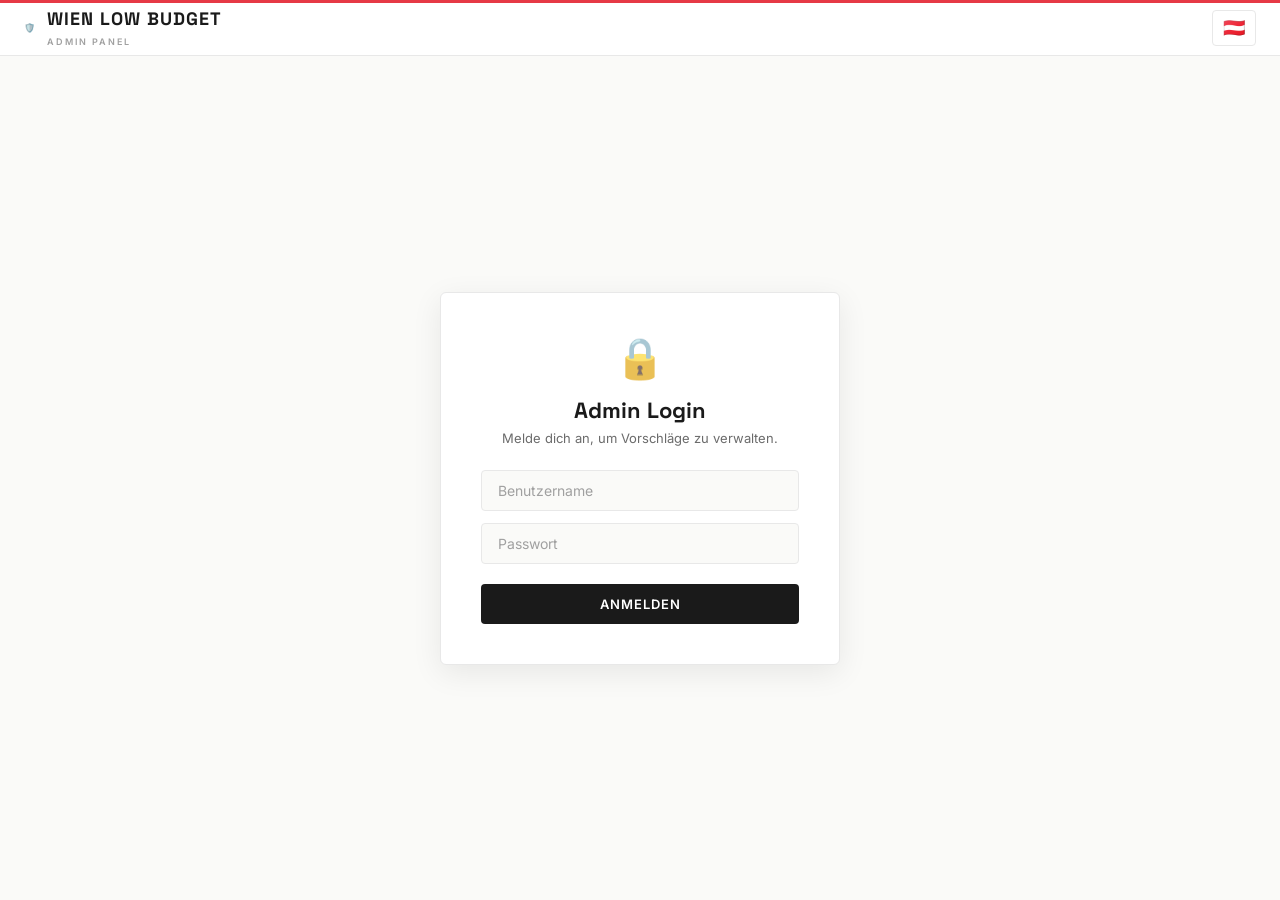
<file: admin.html>
<!DOCTYPE html>
<html lang="de">
<head>
  <meta charset="UTF-8">
  <meta name="viewport" content="width=device-width, initial-scale=1.0">
  <title>Wien Low Budget – Admin</title>
  <link rel="icon" type="image/svg+xml" href="data:image/svg+xml,<svg xmlns='http://www.w3.org/2000/svg' viewBox='0 0 100 100'><text y='.9em' font-size='90'>🛡️</text></svg>">
  <link href="https://fonts.googleapis.com/css2?family=Space+Grotesk:wght@400;500;600;700&family=Inter:wght@300;400;500;600&display=swap" rel="stylesheet">
  <script src="translations.js"></script>
  <script src="i18n.js"></script>
  <style>
    :root {
      --bg-primary: #FAFAF8;
      --bg-secondary: #FFFFFF;
      --bg-card: #FFFFFF;
      --bg-hover: #F5F5F3;
      --text-primary: #1A1A1A;
      --text-secondary: #6B6B6B;
      --text-muted: #A0A0A0;
      --accent: #E63946;
      --accent-light: rgba(230, 57, 70, 0.08);
      --border: #E8E8E8;
      --shadow: 0 2px 12px rgba(0, 0, 0, 0.06);
      --shadow-lg: 0 8px 30px rgba(0, 0, 0, 0.08);
      --radius: 6px;
      --radius-sm: 4px;
      --transition: 0.2s ease;
      --font-heading: 'Space Grotesk', -apple-system, sans-serif;
      --font-body: 'Inter', -apple-system, sans-serif;
    }
    *, *::before, *::after { box-sizing: border-box; margin: 0; padding: 0; }
    html { font-size: 15px; }
    body {
      font-family: var(--font-body);
      background: var(--bg-primary);
      color: var(--text-primary);
      min-height: 100vh;
      display: flex; flex-direction: column; align-items: center;
      -webkit-font-smoothing: antialiased;
    }

    .admin-header {
      width: 100%; padding: 0 24px; height: 56px;
      background: var(--bg-secondary);
      border-bottom: 1px solid var(--border);
      display: flex; align-items: center; justify-content: space-between;
      position: relative;
    }
    .admin-header::before {
      content: ''; position: absolute; top: 0; left: 0; right: 0;
      height: 3px; background: var(--accent);
    }
    .admin-logo { display: flex; align-items: center; gap: 10px; }
    .admin-logo h1 {
      font-family: var(--font-heading); font-size: 18px; font-weight: 700;
      letter-spacing: 1px; text-transform: uppercase;
      color: var(--text-primary);
    }
    .admin-logo span { font-size: 9px; letter-spacing: 2px; color: var(--text-muted); font-weight: 600; text-transform: uppercase; }
    .header-actions { display: flex; gap: 6px; }
    .btn-back, .btn-logout {
      padding: 7px 14px; border-radius: 4px; font-size: 12px;
      font-weight: 500; cursor: pointer; transition: var(--transition);
      font-family: var(--font-body); text-decoration: none; display: flex; align-items: center; gap: 5px;
      text-transform: uppercase; letter-spacing: 0.5px;
    }
    .btn-back {
      background: none; border: 1px solid var(--border);
      color: var(--text-secondary);
    }
    .btn-back:hover { background: var(--bg-hover); color: var(--text-primary); }
    .btn-logout {
      background: rgba(230, 57, 70, 0.06); border: 1px solid rgba(230, 57, 70, 0.15);
      color: var(--accent);
    }
    .btn-logout:hover { background: rgba(230, 57, 70, 0.12); }

    .login-container {
      flex: 1; display: flex; align-items: center; justify-content: center; padding: 20px;
    }
    .login-box {
      background: var(--bg-secondary); border: 1px solid var(--border);
      border-radius: var(--radius); padding: 40px; width: 100%; max-width: 400px;
      box-shadow: var(--shadow-lg); text-align: center;
    }
    .login-icon { font-size: 40px; margin-bottom: 14px; opacity: 0.7; }
    .login-box h2 { font-family: var(--font-heading); font-size: 22px; font-weight: 700; margin-bottom: 6px; }
    .login-box p { font-size: 13px; color: var(--text-secondary); margin-bottom: 24px; }
    .login-field {
      width: 100%; margin-bottom: 12px;
      background: var(--bg-primary); border: 1px solid var(--border);
      border-radius: var(--radius-sm); padding: 11px 16px;
      color: var(--text-primary); font-size: 14px; font-family: var(--font-body);
      outline: none; transition: var(--transition);
    }
    .login-field:focus { border-color: var(--accent); box-shadow: 0 0 0 3px var(--accent-light); }
    .login-field::placeholder { color: var(--text-muted); }
    .login-btn {
      width: 100%; padding: 12px; margin-top: 8px;
      background: var(--text-primary);
      color: var(--bg-secondary); font-weight: 600; font-size: 13px;
      border: none; border-radius: var(--radius-sm);
      cursor: pointer; transition: var(--transition); font-family: var(--font-body);
      text-transform: uppercase; letter-spacing: 1px;
    }
    .login-btn:hover { background: var(--accent); }
    .login-error {
      display: none; margin-top: 14px; padding: 10px; text-align: center;
      background: rgba(230, 57, 70, 0.06); border: 1px solid rgba(230, 57, 70, 0.15);
      border-radius: var(--radius-sm); color: var(--accent); font-size: 13px;
    }

    .dashboard { display: none; width: 100%; max-width: 800px; padding: 30px 20px; }
    .dashboard.active { display: block; }
    .dash-stats {
      display: grid; grid-template-columns: repeat(3, 1fr); gap: 12px; margin-bottom: 24px;
    }
    .stat-card {
      background: var(--bg-card); border: 1px solid var(--border);
      border-radius: var(--radius); padding: 20px; text-align: center;
    }
    .stat-number { font-family: var(--font-heading); font-size: 30px; font-weight: 700; color: var(--accent); }
    .stat-label { font-size: 11px; color: var(--text-secondary); margin-top: 4px; text-transform: uppercase; letter-spacing: 1px; }
    .dash-title { font-family: var(--font-heading); font-size: 17px; font-weight: 700; margin-bottom: 16px; }

    .sug-list { display: flex; flex-direction: column; gap: 12px; }
    .sug-empty {
      text-align: center; padding: 60px 20px; color: var(--text-muted);
      font-size: 14px; background: var(--bg-card); border: 1px solid var(--border);
      border-radius: var(--radius);
    }
    .sug-card {
      background: var(--bg-card); border: 1px solid var(--border);
      border-radius: var(--radius); padding: 20px; transition: var(--transition);
    }
    .sug-card:hover { border-color: #CCC; box-shadow: var(--shadow); }
    .sug-card-header { display: flex; justify-content: space-between; align-items: center; margin-bottom: 8px; }
    .sug-cat { font-size: 12px; font-weight: 600; text-transform: uppercase; letter-spacing: 1px; }
    .sug-status {
      font-size: 9px; font-weight: 600; text-transform: uppercase; letter-spacing: 1px;
      padding: 3px 10px; border-radius: 3px;
    }
    .sug-status.pending { background: rgba(255, 152, 0, 0.08); color: #E65100; }
    .sug-status.accepted { background: rgba(46, 125, 50, 0.08); color: #2E7D32; }
    .sug-status.rejected { background: rgba(230, 57, 70, 0.06); color: var(--accent); }
    .sug-card h3 { font-family: var(--font-heading); font-size: 16px; font-weight: 600; margin-bottom: 4px; }
    .sug-card .detail { font-size: 12px; color: var(--text-secondary); margin-bottom: 3px; }
    .sug-card .detail a { color: var(--accent); }
    .sug-card .submitted { font-size: 10px; color: var(--text-muted); margin-top: 8px; }
    .sug-actions { display: flex; gap: 8px; margin-top: 12px; }
    .sug-accept, .sug-reject {
      flex: 1; padding: 9px 14px; border: none; border-radius: var(--radius-sm);
      font-size: 12px; font-weight: 600; cursor: pointer;
      transition: var(--transition); font-family: var(--font-body);
      text-transform: uppercase; letter-spacing: 0.5px;
    }
    .sug-accept { background: rgba(46, 125, 50, 0.08); color: #2E7D32; }
    .sug-accept:hover { background: rgba(46, 125, 50, 0.15); }
    .sug-reject { background: rgba(230, 57, 70, 0.06); color: var(--accent); }
    .sug-reject:hover { background: rgba(230, 57, 70, 0.12); }

    .filter-tabs { display: flex; gap: 4px; margin-bottom: 20px; flex-wrap: wrap; }
    .filter-tab {
      padding: 6px 14px; border-radius: 4px; font-size: 12px;
      background: none; border: 1px solid var(--border);
      color: var(--text-secondary); cursor: pointer; transition: var(--transition);
      font-family: var(--font-body); text-transform: uppercase; letter-spacing: 0.5px;
    }
    .filter-tab:hover { color: var(--text-primary); border-color: var(--text-muted); }
    .filter-tab.active { background: var(--text-primary); border-color: var(--text-primary); color: var(--bg-secondary); }

    .settings-section {
      margin-top: 40px; padding-top: 24px;
      border-top: 1px solid var(--border);
    }
    .settings-title { font-family: var(--font-heading); font-size: 15px; font-weight: 600; margin-bottom: 16px; color: var(--text-secondary); text-transform: uppercase; letter-spacing: 0.5px; }
    .pw-form {
      background: var(--bg-card); border: 1px solid var(--border);
      border-radius: var(--radius); padding: 24px; max-width: 400px;
    }
    .pw-field {
      width: 100%; margin-bottom: 12px;
      background: var(--bg-primary); border: 1px solid var(--border);
      border-radius: var(--radius-sm); padding: 10px 14px;
      color: var(--text-primary); font-size: 14px; font-family: var(--font-body);
      outline: none; transition: var(--transition);
    }
    .pw-field:focus { border-color: var(--accent); }
    .pw-field::placeholder { color: var(--text-muted); }
    .pw-label { font-size: 11px; color: var(--text-secondary); margin-bottom: 4px; display: block; text-transform: uppercase; letter-spacing: 0.5px; }
    .pw-save {
      padding: 10px 24px; margin-top: 6px;
      background: var(--text-primary);
      color: var(--bg-secondary); font-weight: 600; font-size: 12px;
      border: none; border-radius: var(--radius-sm);
      cursor: pointer; transition: var(--transition); font-family: var(--font-body);
      text-transform: uppercase; letter-spacing: 0.5px;
    }
    .pw-save:hover { background: var(--accent); }
    .pw-msg {
      display: none; margin-top: 10px; padding: 8px 12px;
      border-radius: var(--radius-sm); font-size: 13px;
    }
    .pw-msg.success { display: block; background: rgba(46,125,50,0.08); color: #2E7D32; }
    .pw-msg.error { display: block; background: rgba(230,57,70,0.06); color: var(--accent); }

    @media (max-width: 600px) {
      .dash-stats { grid-template-columns: 1fr; }
      .admin-header { flex-wrap: wrap; gap: 8px; height: auto; padding: 8px 16px; }
      .login-box { padding: 28px 20px; }
    }
  </style>
</head>
<body>

  <!-- Header -->
  <header class="admin-header">
    <div class="admin-logo">
      <span class="logo-icon">🛡️</span>
      <div>
        <h1 data-i18n="title">Wien Low Budget</h1>
        <span data-i18n="adminHeaderSub">ADMIN PANEL</span>
      </div>
    </div>
    <div class="header-actions">
      <div id="language-selector-container"></div>
      <div id="auth-actions" style="display:none; gap:10px;">
        <a href="index.html" class="btn-back" data-i18n="adminBackToApp">⬅️ Zur App</a>
        <button class="btn-logout" id="btn-logout"><span data-i18n="adminLogout">🚪 Logout</span></button>
      </div>
    </div>
  </header>

  <!-- Login -->
  <div class="login-container" id="login-view">
    <div class="login-box">
      <div class="login-icon">🔒</div>
      <h2 data-i18n="adminLoginTitle">Admin Login</h2>
      <p data-i18n="adminLoginDesc">Melde dich an, um Vorschläge zu verwalten.</p>
      <form id="login-form">
        <input type="text" class="login-field" id="login-user" placeholder="Benutzername" data-i18n-placeholder="adminUserPlaceholder" autocomplete="username" required>
        <input type="password" class="login-field" id="login-pass" placeholder="Passwort" data-i18n-placeholder="adminPassPlaceholder" autocomplete="current-password" required>
        <button type="submit" class="login-btn" data-i18n="adminLoginBtn">🔓 Anmelden</button>
      </form>
      <div class="login-error" id="login-error" data-i18n="adminLoginError">⚠️ Falscher Benutzername oder Passwort.</div>
    </div>
  </div>

  <!-- Dashboard -->
  <div class="dashboard" id="dashboard">
    <div class="dash-stats">
      <div class="stat-card"><div class="stat-number" id="stat-total">0</div><div class="stat-label" data-i18n="adminStatTotalLabel">Gesamt</div></div>
      <div class="stat-card"><div class="stat-number" id="stat-pending" style="color:#FFD54F">0</div><div class="stat-label" data-i18n="adminStatPendingLabel">Offen</div></div>
      <div class="stat-card"><div class="stat-number" id="stat-accepted" style="color:#81C784">0</div><div class="stat-label" data-i18n="adminStatAcceptedLabel">Angenommen</div></div>
    </div>

    <div class="filter-tabs">
      <button class="filter-tab active" data-filter="pending" data-i18n="adminFilterPendingLabel">⏳ Offen</button>
      <button class="filter-tab" data-filter="accepted" data-i18n="adminFilterAcceptedLabel">✅ Angenommen</button>
      <button class="filter-tab" data-filter="rejected" data-i18n="adminFilterRejectedLabel">❌ Abgelehnt</button>
      <button class="filter-tab" data-filter="all" data-i18n="adminFilterAllLabel">📂 Alle</button>
    </div>

    <div class="dash-title" id="dash-title" data-i18n="adminDashTitle">Offene Vorschläge</div>
    <div class="sug-list" id="sug-list"></div>

    <!-- Password Change -->
    <div class="settings-section">
      <div class="settings-title" data-i18n="adminSettings">⚙️ Einstellungen</div>
      <div class="pw-form">
        <label class="pw-label" data-i18n="adminCurrentPassword">Aktuelles Passwort</label>
        <input type="password" class="pw-field" id="pw-current" placeholder="Aktuelles Passwort" data-i18n-placeholder="adminCurrentPassword">
        <label class="pw-label" data-i18n="adminNewPassword">Neues Passwort</label>
        <input type="password" class="pw-field" id="pw-new" placeholder="Neues Passwort" data-i18n-placeholder="adminNewPassword">
        <label class="pw-label" data-i18n="adminConfirmPassword">Neues Passwort bestätigen</label>
        <input type="password" class="pw-field" id="pw-confirm" placeholder="Passwort wiederholen" data-i18n-placeholder="adminConfirmPassword">
        <button class="pw-save" id="pw-save" data-i18n="adminPasswordChange">🔑 Passwort ändern</button>
        <div class="pw-msg" id="pw-msg"></div>
      </div>
    </div>
  </div>

  <script>
  (function() {
    'use strict';

    // ── Auth ─────────────────────────────────────────────
    const VALID_USER = 'admin';
    const DEFAULT_HASH = '0d1082ae2166ce8f23d41d3e7598fedfaa68f4712f8624fb970fd219e1521ec4';

    function getPasswordHash() {
      return localStorage.getItem('wlb-admin-pw') || DEFAULT_HASH;
    }

    async function sha256(str) {
      const buf = await crypto.subtle.digest('SHA-256', new TextEncoder().encode(str));
      return Array.from(new Uint8Array(buf)).map(b => b.toString(16).padStart(2, '0')).join('');
    }

    function isLoggedIn() {
      return sessionStorage.getItem('wlb-admin') === 'true';
    }

    function logout() {
      sessionStorage.removeItem('wlb-admin');
      showLogin();
    }

    function showLogin() {
      document.getElementById('login-view').style.display = 'flex';
      document.getElementById('dashboard').classList.remove('active');
      document.getElementById('auth-actions').style.display = 'none';
      if (window.applyI18n) window.applyI18n();
    }

    function showDashboard() {
      document.getElementById('login-view').style.display = 'none';
      document.getElementById('dashboard').classList.add('active');
      document.getElementById('auth-actions').style.display = 'flex';
      renderSuggestions();
      if (window.applyI18n) window.applyI18n();
    }

    // ── Suggestions ─────────────────────────────────────
    let currentFilter = 'pending';

    function getSuggestions() {
      try { return JSON.parse(localStorage.getItem('wlb-suggestions') || '[]'); }
      catch { return []; }
    }
    function saveSuggestions(arr) {
      localStorage.setItem('wlb-suggestions', JSON.stringify(arr));
    }

    const CATEGORIES = {
      essen: { icon: '🍕', color: '#E8734A', label: 'Essen' },
      bars: { icon: '🍸', color: '#D44B8A', label: 'Bars & Nachtleben' },
      museen: { icon: '🏛️', color: '#6B4C9A', label: 'Museen' },
      unterkunft: { icon: '🛌', color: '#4A90D9', label: 'Unterkünfte' },
      natur: { icon: '🌳', color: '#4CAF50', label: 'Natur & Aussicht' },
      einkaufen: { icon: '🛍️', color: '#FF9800', label: 'Einkaufen & Märkte' },
      baeckerei: { icon: '🥖', color: '#C4813D', label: 'Bäckereien' },
      kino: { icon: '🎞️', color: '#9C27B0', label: 'Kino' },
      cafe: { icon: '☕', color: '#795548', label: 'Cafés' },
      transport: { icon: '🚆', color: '#00BCD4', label: 'Transport' }
    };

    function renderSuggestions() {
      const sugs = getSuggestions();
      const filtered = currentFilter === 'all' ? sugs : sugs.filter(s => s.status === currentFilter);
      const lang = localStorage.getItem('wlb-lang') || 'de';
      const t = (I18N[lang] || I18N.de).ui;

      // Stats
      document.getElementById('stat-total').textContent = sugs.length;
      document.getElementById('stat-pending').textContent = sugs.filter(s => s.status === 'pending').length;
      document.getElementById('stat-accepted').textContent = sugs.filter(s => s.status === 'accepted').length;

      const titles = { 
        pending: t.adminFilterPendingLabel || 'Offen', 
        accepted: t.adminFilterAcceptedLabel || 'Angenommen', 
        rejected: t.adminFilterRejectedLabel || 'Abgelehnt', 
        all: t.adminFilterAllLabel || 'Alle' 
      };
      document.getElementById('dash-title').textContent = titles[currentFilter];

      const list = document.getElementById('sug-list');
      if (!filtered.length) {
        list.innerHTML = `<div class="sug-empty">${t.adminEmptyMsg || 'Keine Vorschläge vorhanden.'}</div>`;
        return;
      }

      list.innerHTML = filtered.map((s, i) => {
        const realIdx = sugs.indexOf(s);
        const catConfig = CATEGORIES[s.category] || {};
        const catLabel = t[`cat${s.category.charAt(0).toUpperCase() + s.category.slice(1)}`] || catConfig.label || s.category;
        
        const dateObj = new Date(s.submittedAt);
        const dateStr = dateObj.toLocaleDateString(lang === 'de' ? 'de-AT' : lang, { 
          day: '2-digit', month: '2-digit', year: 'numeric', hour: '2-digit', minute: '2-digit' 
        });
        const showActions = s.status === 'pending';

        let statusHtml = '';
        if (s.status === 'pending') statusHtml = `<span class="sug-status pending">⏳ ${t.adminPending || 'Offen'}</span>`;
        else if (s.status === 'accepted') statusHtml = `<span class="sug-status accepted">✅ ${t.adminStatAccepted || 'Akzeptiert'}</span>`;
        else statusHtml = `<span class="sug-status rejected">❌ ${t.adminFilterRejected || 'Abgelehnt'}</span>`;

        return `<div class="sug-card">
          <div class="sug-card-header">
            <span class="sug-cat" style="color:${catConfig.color || '#999'}; display:flex; align-items:center; gap:6px;">
              ${catConfig.icon || '📍'} ${catLabel}
            </span>
            ${statusHtml}
          </div>
          <h3>${s.name}</h3>
          <p class="detail">📍 ${s.address}, ${s.district}</p>
          <p class="detail">${s.description}</p>
          ${s.priceInfo ? `<p class="detail">💰 ${s.priceInfo}</p>` : ''}
          ${s.openingHours ? `<p class="detail">🕒 ${s.openingHours}</p>` : ''}
          ${s.website ? `<p class="detail">🌐 <a href="${s.website}" target="_blank">${s.website}</a></p>` : ''}
          ${s.author ? `<p class="detail">👤 ${s.author}</p>` : ''}
          <p class="submitted">📅 ${t.updated || 'Eingereicht'}: ${dateStr}</p>
          ${showActions ? `<div class="sug-actions">
            <button class="sug-accept" onclick="acceptSug(${realIdx})">✅ ${t.adminAccept || 'Annehmen'}</button>
            <button class="sug-reject" onclick="rejectSug(${realIdx})">❌ ${t.adminReject || 'Ablehnen'}</button>
          </div>` : ''}
        </div>`;
      }).join('');
    }

    // Global functions for onclick
    window.acceptSug = function(idx) {
      const sugs = getSuggestions();
      if (!sugs[idx]) return;
      sugs[idx].status = 'accepted';

      // Add to accepted locations list
      const newLoc = {
        id: 1000 + Date.now() % 10000,
        name: sugs[idx].name,
        category: sugs[idx].category,
        address: sugs[idx].address,
        district: sugs[idx].district,
        lat: 48.2082 + (Math.random() - 0.5) * 0.04,
        lng: 16.3738 + (Math.random() - 0.5) * 0.06,
        description: sugs[idx].description,
        priceInfo: sugs[idx].priceInfo || '',
        openingHours: sugs[idx].openingHours || '',
        website: sugs[idx].website || '',
        lastUpdated: new Date().toISOString().slice(0, 10),
        tags: ['community-vorschlag'],
        userSuggested: true
      };
      const accepted = JSON.parse(localStorage.getItem('wlb-accepted') || '[]');
      accepted.push(newLoc);
      localStorage.setItem('wlb-accepted', JSON.stringify(accepted));

      saveSuggestions(sugs);
      renderSuggestions();
    };

    window.rejectSug = function(idx) {
      const sugs = getSuggestions();
      if (!sugs[idx]) return;
      sugs[idx].status = 'rejected';
      saveSuggestions(sugs);
      renderSuggestions();
    };

    // ── Init ─────────────────────────────────────────────
    document.getElementById('login-form').addEventListener('submit', async function(e) {
      e.preventDefault();
      const user = document.getElementById('login-user').value.trim();
      const pass = document.getElementById('login-pass').value;
      const hash = await sha256(pass);

      if (user === VALID_USER && hash === getPasswordHash()) {
        sessionStorage.setItem('wlb-admin', 'true');
        document.getElementById('login-error').style.display = 'none';
        showDashboard();
      } else {
        document.getElementById('login-error').style.display = 'block';
      }
    });

    document.getElementById('btn-logout').addEventListener('click', logout);

    // Filter tabs
    document.querySelectorAll('.filter-tab').forEach(tab => {
      tab.addEventListener('click', function() {
        document.querySelectorAll('.filter-tab').forEach(t => t.classList.remove('active'));
        this.classList.add('active');
        currentFilter = this.dataset.filter;
        renderSuggestions();
      });
    });

    // Password change
    document.getElementById('pw-save').addEventListener('click', async function() {
      const msg = document.getElementById('pw-msg');
      const current = document.getElementById('pw-current').value;
      const newPw = document.getElementById('pw-new').value;
      const confirm = document.getElementById('pw-confirm').value;

      msg.className = 'pw-msg';
      msg.style.display = 'none';

      if (!current || !newPw || !confirm) {
        msg.textContent = '❌ Bitte alle Felder ausfüllen.';
        msg.className = 'pw-msg error'; return;
      }
      const currentHash = await sha256(current);
      if (currentHash !== getPasswordHash()) {
        msg.textContent = '❌ Aktuelles Passwort ist falsch.';
        msg.className = 'pw-msg error'; return;
      }
      if (newPw.length < 4) {
        msg.textContent = '❌ Neues Passwort muss mindestens 4 Zeichen lang sein.';
        msg.className = 'pw-msg error'; return;
      }
      if (newPw !== confirm) {
        msg.textContent = '❌ Passwörter stimmen nicht überein.';
        msg.className = 'pw-msg error'; return;
      }
      const newHash = await sha256(newPw);
      localStorage.setItem('wlb-admin-pw', newHash);
      msg.textContent = '✅ Passwort erfolgreich geändert!';
      msg.className = 'pw-msg success';
      document.getElementById('pw-current').value = '';
      document.getElementById('pw-new').value = '';
      document.getElementById('pw-confirm').value = '';
    });

    // Auto-login if session exists
    if (isLoggedIn()) showDashboard();
    else showLogin();

    // Language switcher init
    if (window.initLanguageSwitcher) {
      window.initLanguageSwitcher('language-selector-container', (lang) => {
        if (isLoggedIn()) renderSuggestions();
      });
    }
    if (window.applyI18n) window.applyI18n();
  })();
  </script>
</body>
</html>
</file>
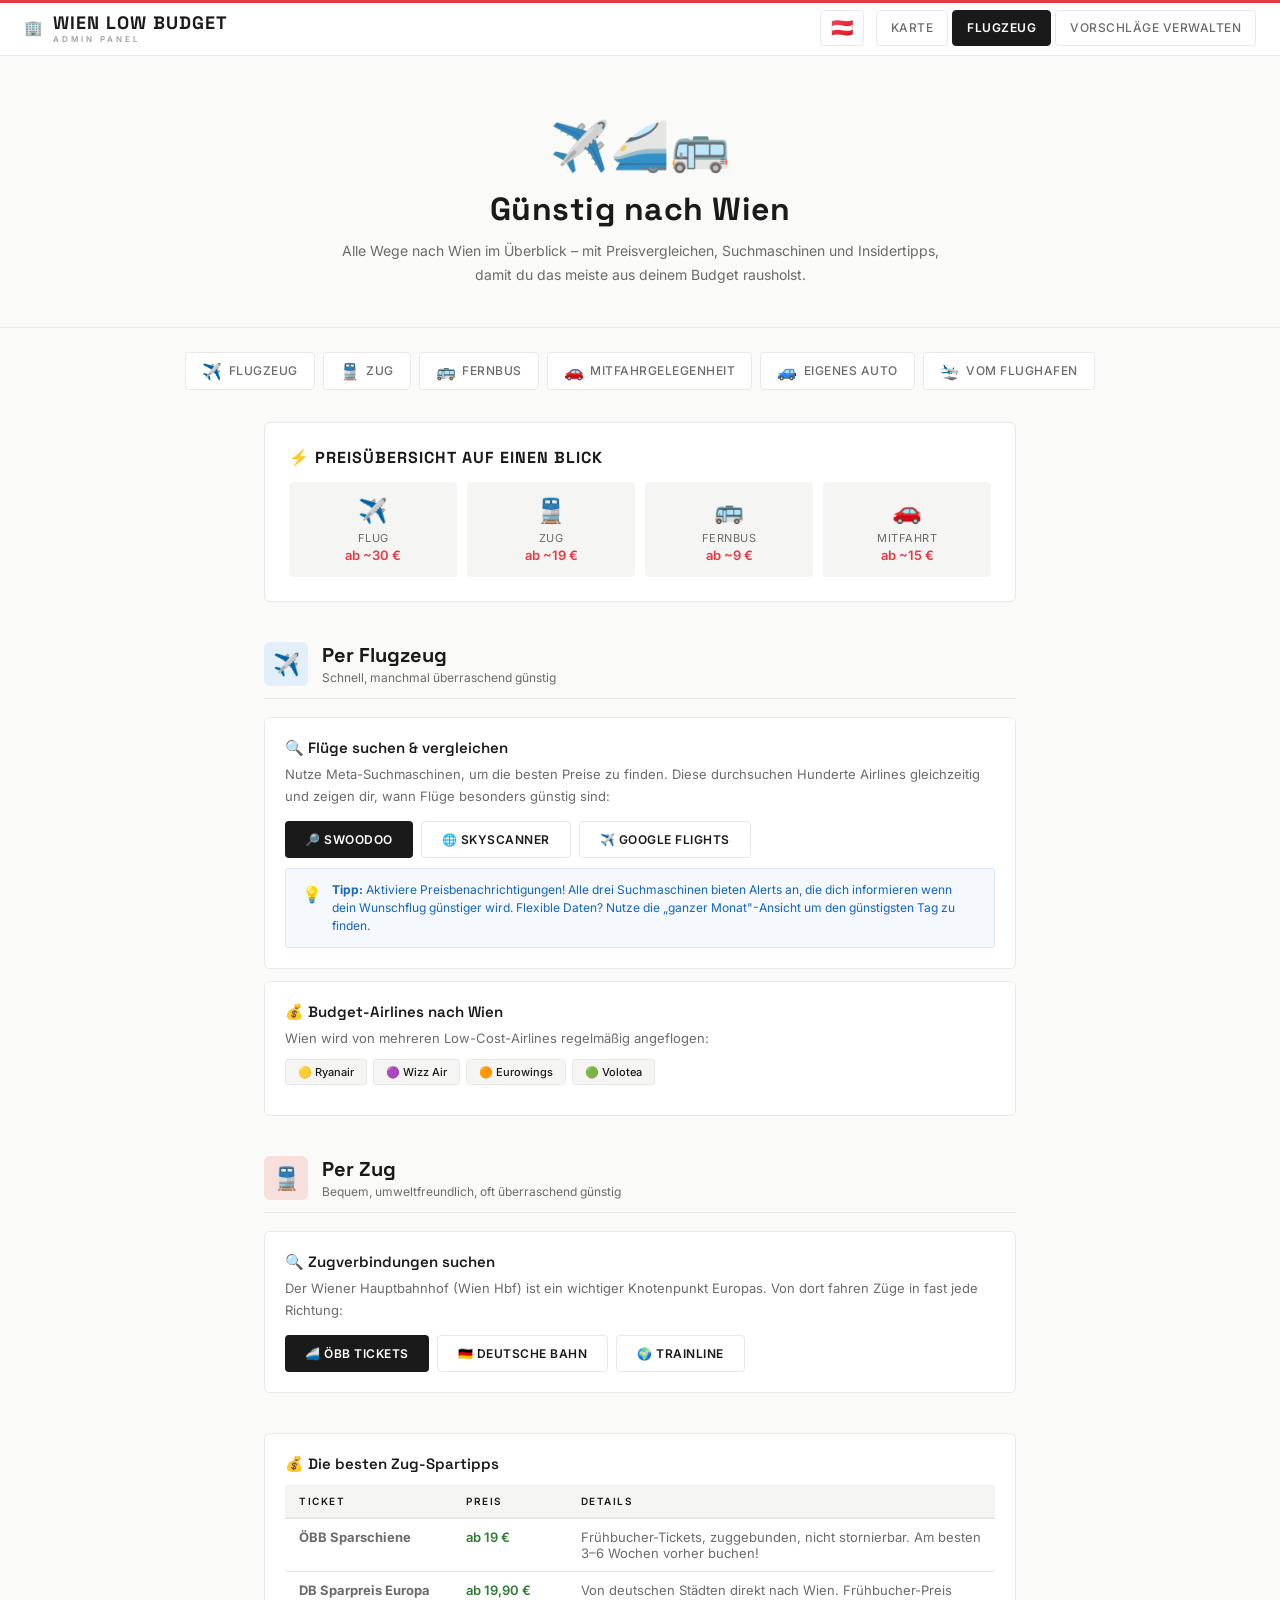
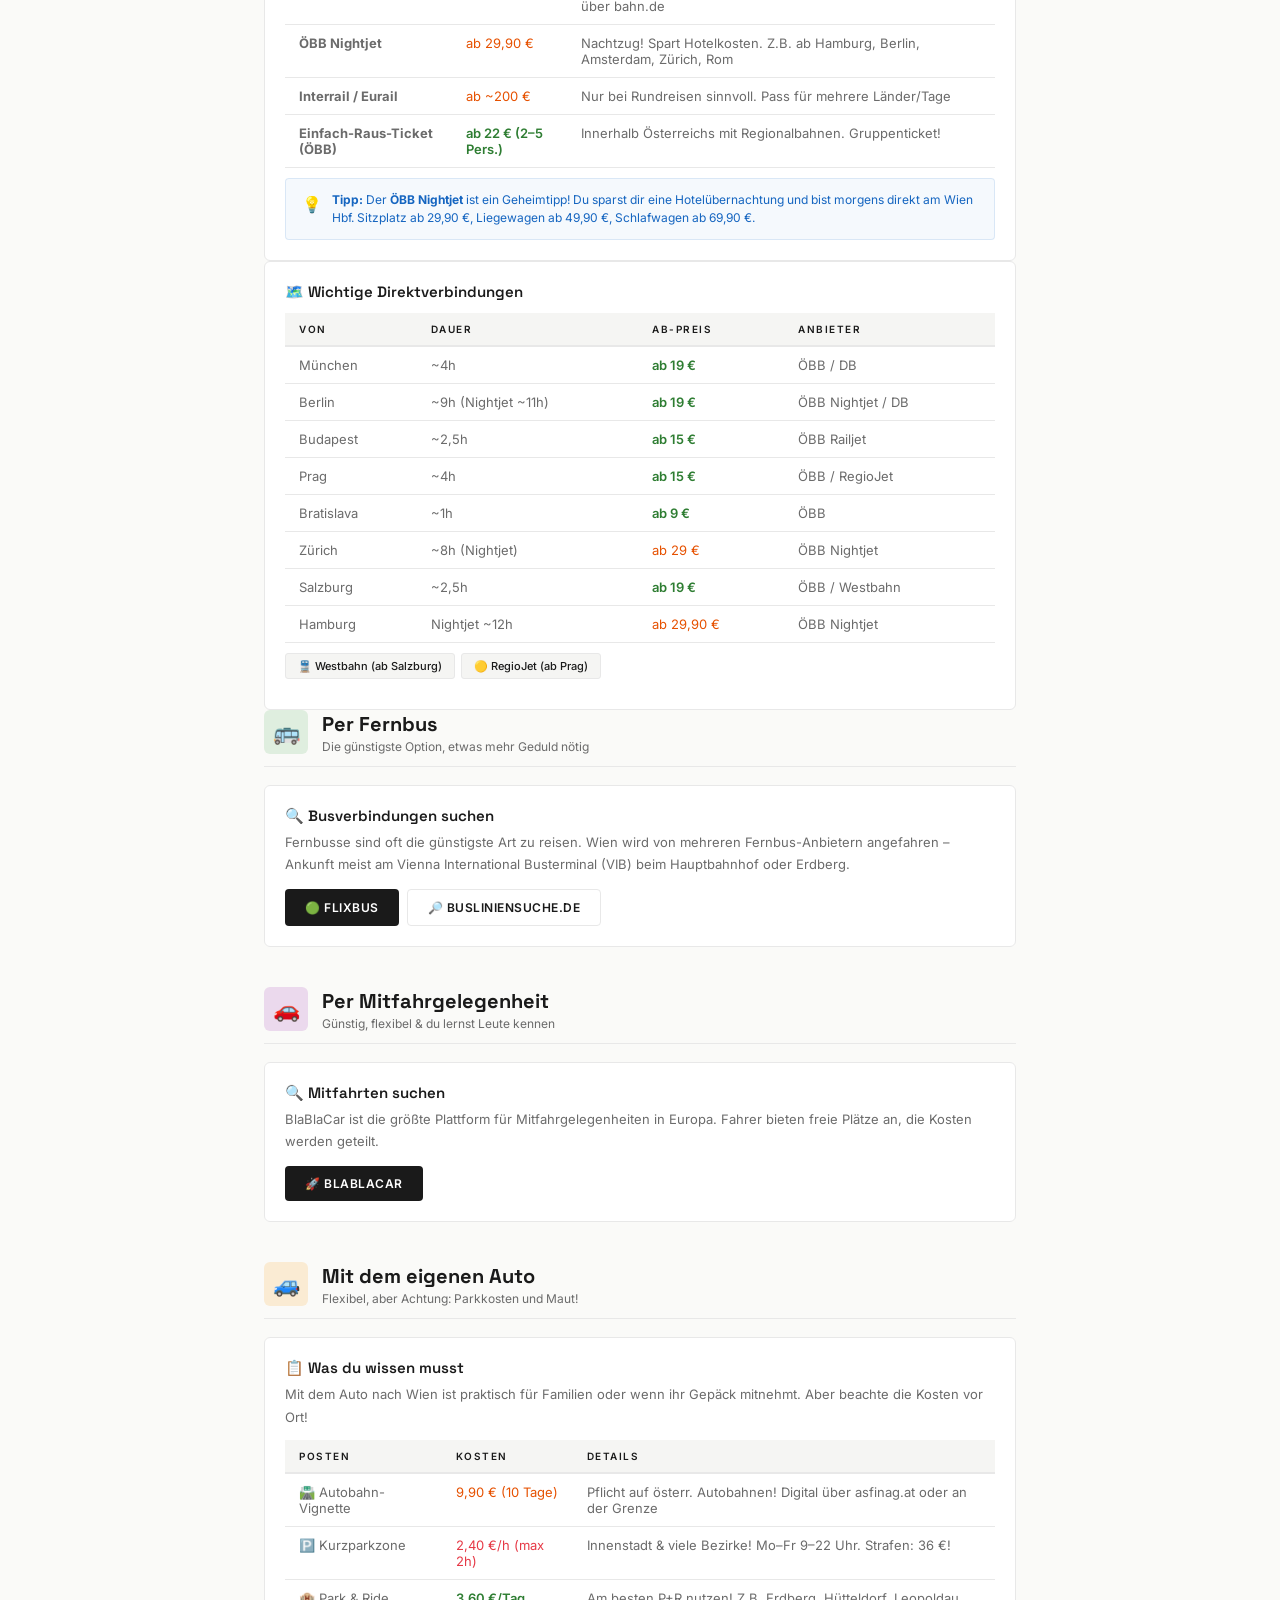
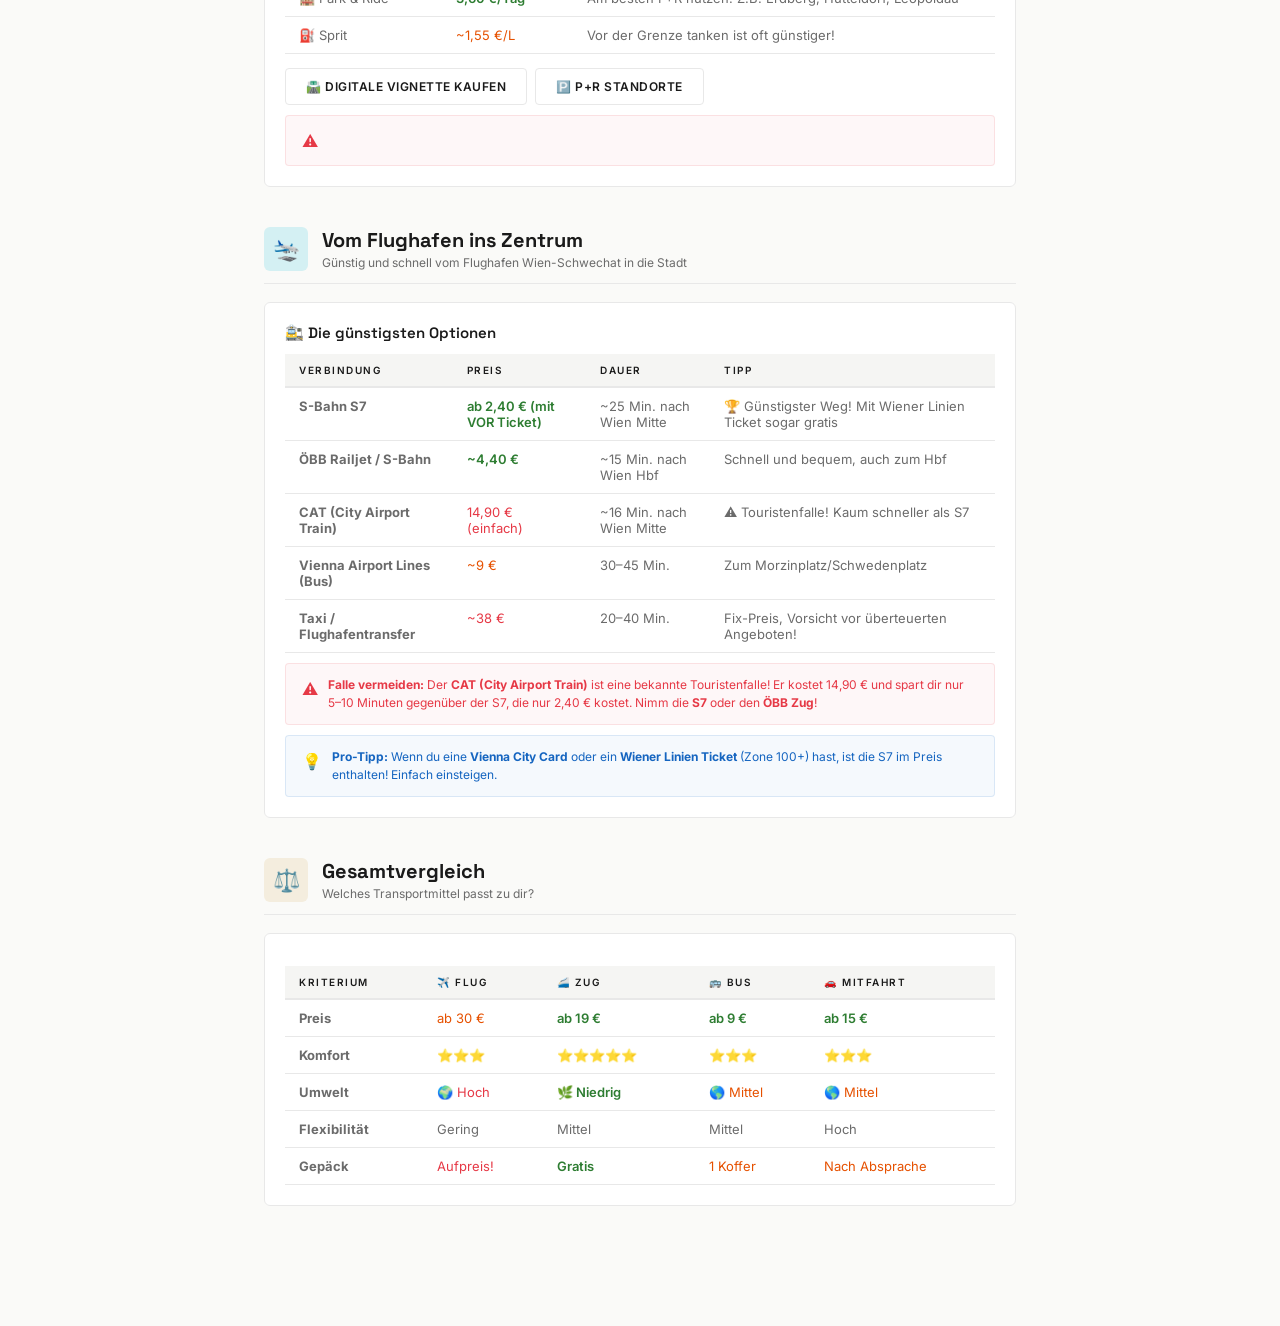
<file: anreise.html>
<!DOCTYPE html>
<html lang="de">
<head>
  <meta charset="UTF-8">
  <meta name="viewport" content="width=device-width, initial-scale=1.0">
  <title>Wien Low Budget – Anreise nach Wien</title>
  <meta name="description" content="Günstig nach Wien reisen: Flüge, Züge, Fernbusse, Mitfahrgelegenheiten und Tipps für die Anreise.">
  <link rel="icon" type="image/svg+xml" href="data:image/svg+xml,<svg xmlns='http://www.w3.org/2000/svg' viewBox='0 0 100 100'><text y='.9em' font-size='90'>🏙️</text></svg>">
  <link href="https://fonts.googleapis.com/css2?family=Space+Grotesk:wght@400;500;600;700&family=Inter:wght@300;400;500;600&display=swap" rel="stylesheet">
  <style>
    :root {
      --bg-primary: #FAFAF8;
      --bg-secondary: #FFFFFF;
      --bg-card: #FFFFFF;
      --bg-hover: #F5F5F3;
      --text-primary: #1A1A1A;
      --text-secondary: #6B6B6B;
      --text-muted: #A0A0A0;
      --accent: #E63946;
      --accent-light: rgba(230, 57, 70, 0.08);
      --border: #E8E8E8;
      --shadow: 0 2px 12px rgba(0, 0, 0, 0.06);
      --shadow-lg: 0 8px 30px rgba(0, 0, 0, 0.08);
      --radius: 6px;
      --radius-sm: 4px;
      --transition: 0.2s ease;
      --font-heading: 'Space Grotesk', -apple-system, sans-serif;
      --font-body: 'Inter', -apple-system, sans-serif;
    }
    *, *::before, *::after { box-sizing: border-box; margin: 0; padding: 0; }
    html { font-size: 15px; scroll-behavior: smooth; }
    body {
      font-family: var(--font-body);
      background: var(--bg-primary);
      color: var(--text-primary);
      min-height: 100vh;
      -webkit-font-smoothing: antialiased;
    }
    ::-webkit-scrollbar { width: 5px; }
    ::-webkit-scrollbar-track { background: transparent; }
    ::-webkit-scrollbar-thumb { background: #D0D0D0; border-radius: 3px; }

    .page-header {
      position: sticky; top: 0; z-index: 100;
      display: flex; align-items: center; justify-content: space-between;
      padding: 0 24px; height: 56px;
      background: var(--bg-secondary);
      border-bottom: 1px solid var(--border);
    }
    .page-header::before {
      content: ''; position: absolute; top: 0; left: 0; right: 0;
      height: 3px; background: var(--accent);
    }
    .logo-area { display: flex; align-items: center; gap: 10px; }
    .logo-area h1 {
      font-family: var(--font-heading); font-size: 18px; font-weight: 700;
      letter-spacing: 1px; text-transform: uppercase;
      color: var(--text-primary);
    }
    .logo-sub { font-size: 8px; letter-spacing: 3px; color: var(--text-muted); font-weight: 600; text-transform: uppercase; }
    .header-nav { display: flex; gap: 4px; }
    .nav-link {
      padding: 7px 14px; border-radius: 4px; font-size: 12px;
      font-weight: 500; cursor: pointer; transition: var(--transition);
      font-family: var(--font-body); text-decoration: none; display: flex;
      align-items: center; gap: 5px;
      background: none; border: 1px solid var(--border);
      color: var(--text-secondary); text-transform: uppercase; letter-spacing: 0.5px;
    }
    .nav-link:hover { background: var(--bg-hover); color: var(--text-primary); border-color: var(--text-muted); }
    .nav-link.active {
      background: var(--text-primary);
      color: var(--bg-secondary); border-color: var(--text-primary); font-weight: 600;
    }

    .hero {
      text-align: center; padding: 60px 24px 40px;
      border-bottom: 1px solid var(--border);
    }
    .hero-icon { font-size: 48px; margin-bottom: 14px; opacity: 0.8; }
    .hero h2 {
      font-family: var(--font-heading); font-size: 32px; font-weight: 700;
      letter-spacing: 0.5px; color: var(--text-primary); margin-bottom: 10px;
    }
    .hero p { color: var(--text-secondary); max-width: 600px; margin: 0 auto; line-height: 1.7; font-size: 14px; }

    .quick-nav {
      display: flex; gap: 8px; justify-content: center; flex-wrap: wrap;
      padding: 24px 24px 32px;
    }
    .quick-chip {
      display: flex; align-items: center; gap: 6px;
      padding: 8px 16px; border-radius: 4px;
      background: var(--bg-card); border: 1px solid var(--border);
      color: var(--text-secondary); font-size: 12px; font-weight: 500;
      cursor: pointer; transition: var(--transition);
      text-decoration: none; font-family: var(--font-body);
      text-transform: uppercase; letter-spacing: 0.5px;
    }
    .quick-chip:hover {
      border-color: var(--text-muted); color: var(--text-primary);
      transform: translateY(-1px); box-shadow: var(--shadow);
    }
    .quick-chip .chip-emoji { font-size: 16px; }

    .content { max-width: 800px; margin: 0 auto; padding: 0 24px 80px; }

    .transport-section { margin-bottom: 40px; scroll-margin-top: 70px; }
    .section-header {
      display: flex; align-items: center; gap: 14px;
      margin-bottom: 18px; padding-bottom: 12px;
      border-bottom: 1px solid var(--border);
    }
    .section-icon {
      width: 44px; height: 44px; border-radius: var(--radius);
      display: flex; align-items: center; justify-content: center;
      font-size: 22px; flex-shrink: 0;
    }
    .section-header h3 { font-family: var(--font-heading); font-size: 20px; font-weight: 700; }
    .section-header .section-subtitle { font-size: 12px; color: var(--text-secondary); margin-top: 2px; }
    .section-body { display: flex; flex-direction: column; gap: 12px; }

    .info-card {
      background: var(--bg-card); border: 1px solid var(--border);
      border-radius: var(--radius); padding: 20px; transition: var(--transition);
    }
    .info-card:hover { border-color: #CCC; box-shadow: var(--shadow); }
    .info-card h4 {
      font-family: var(--font-heading); font-size: 15px; font-weight: 600;
      margin-bottom: 6px; display: flex; align-items: center; gap: 8px;
    }
    .info-card p { font-size: 13px; color: var(--text-secondary); line-height: 1.7; margin-bottom: 10px; }
    .info-card p:last-child { margin-bottom: 0; }

    .price-tag {
      display: inline-flex; align-items: center; gap: 4px;
      padding: 3px 8px; border-radius: 3px; font-size: 10px; font-weight: 600;
      background: rgba(46,125,50,0.08); color: #2E7D32;
    }
    .price-tag.warn { background: rgba(255,152,0,0.08); color: #E65100; }
    .price-tag.expensive { background: rgba(230,57,70,0.06); color: var(--accent); }

    .price-badge {
      display: inline-block; padding: 4px 10px; border-radius: 3px;
      font-size: 13px; font-weight: 700; margin-top: 8px;
    }
    .price-badge.best { background: rgba(46,125,50,0.08); color: #2E7D32; }
    .price-badge.ok { background: rgba(255,152,0,0.08); color: #E65100; }
    .price-badge.bad { background: rgba(230,57,70,0.06); color: var(--accent); }

    .tip-box {
      display: flex; align-items: flex-start; gap: 10px;
      padding: 12px 16px; margin-top: 10px;
      background: rgba(21,101,192,0.04); border: 1px solid rgba(21,101,192,0.12);
      border-radius: var(--radius-sm); font-size: 12px; color: #1565C0; line-height: 1.5;
    }
    .tip-box .tip-icon { font-size: 16px; flex-shrink: 0; margin-top: 1px; }

    .warn-box {
      display: flex; align-items: flex-start; gap: 10px;
      padding: 12px 16px; margin-top: 10px;
      background: rgba(230,57,70,0.04); border: 1px solid rgba(230,57,70,0.12);
      border-radius: var(--radius-sm); font-size: 12px; color: var(--accent); line-height: 1.5;
    }
    .warn-box .warn-icon { font-size: 16px; flex-shrink: 0; margin-top: 1px; }

    .search-cta {
      display: inline-flex; align-items: center; gap: 6px;
      padding: 10px 20px; border-radius: 4px;
      font-size: 12px; font-weight: 600; text-decoration: none;
      transition: var(--transition); font-family: var(--font-body);
      cursor: pointer; border: none; text-transform: uppercase; letter-spacing: 0.5px;
    }
    .search-cta.primary { background: var(--text-primary); color: var(--bg-secondary); }
    .search-cta.primary:hover { background: var(--accent); transform: translateY(-1px); }
    .search-cta.secondary { background: none; border: 1px solid var(--border); color: var(--text-primary); }
    .search-cta.secondary:hover { border-color: var(--text-muted); background: var(--bg-hover); }
    .cta-row { display: flex; flex-wrap: wrap; gap: 8px; margin-top: 14px; }

    .compare-table { width: 100%; border-collapse: collapse; margin-top: 12px; font-size: 13px; }
    .compare-table th {
      text-align: left; padding: 10px 14px;
      background: var(--bg-hover); color: var(--text-primary);
      font-size: 10px; font-weight: 600; text-transform: uppercase;
      letter-spacing: 1.5px; border-bottom: 2px solid var(--border);
    }
    .compare-table td { padding: 10px 14px; border-bottom: 1px solid var(--border); color: var(--text-secondary); vertical-align: top; }
    .compare-table tr:hover td { background: var(--bg-hover); }
    .compare-table .best { color: #2E7D32; font-weight: 600; }
    .compare-table .ok { color: #E65100; }
    .compare-table .bad { color: var(--accent); }

    .provider-chips { display: flex; flex-wrap: wrap; gap: 6px; margin: 10px 0; }
    .provider-chip {
      display: inline-flex; align-items: center; gap: 5px;
      padding: 5px 12px; border-radius: 3px;
      font-size: 11px; font-weight: 500; text-decoration: none;
      background: var(--bg-hover); border: 1px solid var(--border);
      color: var(--text-primary); transition: var(--transition);
    }
    .provider-chip:hover { border-color: var(--text-muted); transform: translateY(-1px); }

    .info-grid {
      display: grid; grid-template-columns: repeat(auto-fit, minmax(200px, 1fr)); gap: 12px;
    }

    .summary-card {
      background: var(--bg-card); border: 1px solid var(--border);
      border-radius: var(--radius); padding: 24px; margin-bottom: 40px;
    }
    .summary-card h3 {
      font-family: var(--font-heading); font-size: 16px; font-weight: 700;
      color: var(--text-primary); margin-bottom: 14px;
      text-transform: uppercase; letter-spacing: 1px;
    }
    .summary-grid {
      display: grid; grid-template-columns: repeat(auto-fit, minmax(140px, 1fr)); gap: 10px;
    }
    .summary-item { text-align: center; padding: 14px; background: var(--bg-hover); border-radius: var(--radius-sm); }
    .summary-emoji { font-size: 24px; margin-bottom: 6px; }
    .summary-label { font-size: 11px; color: var(--text-secondary); margin-bottom: 2px; text-transform: uppercase; letter-spacing: 0.5px; }
    .summary-value { font-size: 13px; font-weight: 600; color: var(--accent); }

    @media (max-width: 600px) {
      .hero h2 { font-size: 24px; }
      .hero { padding: 36px 16px 28px; }
      .content { padding: 0 16px 60px; }
      .page-header { flex-wrap: wrap; gap: 8px; padding: 6px 16px; height: auto; }
      .header-nav { flex-wrap: wrap; }
      .quick-nav { padding: 16px 16px 24px; }
      .section-icon { width: 36px; height: 36px; font-size: 18px; }
      .section-header h3 { font-size: 17px; }
      .compare-table { font-size: 11px; }
      .compare-table th, .compare-table td { padding: 8px 8px; }
      .summary-grid { grid-template-columns: repeat(2, 1fr); }
      .info-grid { grid-template-columns: 1fr; }
    }

    @keyframes fadeUp { from { opacity: 0; transform: translateY(12px); } to { opacity: 1; transform: none; } }
    .transport-section { animation: fadeUp 0.35s ease both; }
    .transport-section:nth-child(2) { animation-delay: 0.06s; }
    .transport-section:nth-child(3) { animation-delay: 0.12s; }
    .transport-section:nth-child(4) { animation-delay: 0.18s; }
    .transport-section:nth-child(5) { animation-delay: 0.24s; }
    .transport-section:nth-child(6) { animation-delay: 0.3s; }
  </style>
</head>
<body>

  <!-- ── Header ───────────────────────────── -->
  <header class="page-header">
    <div class="logo-area">
      <span class="logo-icon">🏢</span>
      <div>
        <h1 data-i18n="title">Wien Low Budget</h1>
        <div class="logo-sub" data-i18n="adminHeaderSub">ANREISE-GUIDE</div>
      </div>
    </div>
    <nav class="header-nav">
      <!-- Language Selector -->
      <div class="lang-selector" id="lang-selector" style="position:relative; margin-right:8px;">
        <button class="lang-btn" id="lang-btn" title="Sprache / Language" style="background:none; border:1px solid #E8E8E8; cursor:pointer; padding:6px 10px; border-radius:4px; font-size:18px; display:flex; align-items:center; justify-content:center; transition:0.2s;">🇦🇹</button>
        <div class="lang-dropdown" id="lang-dropdown" style="display:none; position:absolute; top:calc(100% + 6px); right:0; background:#FFFFFF; border:1px solid #E8E8E8; border-radius:6px; width:180px; box-shadow:0 8px 30px rgba(0,0,0,0.08); z-index:1000; padding:4px 0; max-height:400px; overflow-y:auto;"></div>
      </div>
      <a href="index.html" class="nav-link"><span data-i18n="map">🗺️ Zur App</span></a>
      <a href="anreise.html" class="nav-link active"><span data-i18n="anreiseQuickFlug">✈️ Anreise</span></a>
      <a href="admin.html" class="nav-link"><span data-i18n="adminTitle">🛡️ Admin</span></a>
    </nav>
  </header>

  <!-- i18n Scripts -->
  <script src="i18n.js"></script>
  <script src="translations.js"></script>
  <script>
    (function() {
      'use strict';
      const currentLang = localStorage.getItem('wlb-lang') || 'de';
      
      if (window.initLanguageSwitcher) {
        window.initLanguageSwitcher('lang-selector', (lang) => {
          if (window.applyI18n) window.applyI18n(lang);
        });
      }
      
      if (window.applyI18n) {
        window.applyI18n(currentLang);
      }

      // Add styles for lang items
      if (!document.getElementById('anreise-styles')) {
        const style = document.createElement('style');
        style.id = 'anreise-styles';
        style.textContent = `
          .lang-item:hover { background: rgba(255,255,255,0.05); }
          .lang-item.active { background: rgba(212,168,75,0.1) !important; color: var(--gold) !important; }
        `;
        document.head.appendChild(style);
      }
    })();
  </script>

  <!-- ── Hero ─────────────────────────────── -->
  <section class="hero">
    <div class="hero-icon" style="color:var(--gold); display:flex; gap:16px; justify-content:center;">
      ✈️🚄🚌
    </div>
    <h2 data-i18n="anreiseHeroTitle">Günstig nach Wien</h2>
    <p data-i18n="anreiseHeroDesc">Alle Wege nach Wien im Überblick – mit Preisvergleichen, Suchmaschinen und Insidertipps, damit du das meiste aus deinem Budget rausholst.</p>
  </section>

  <!-- ── Quick Navigation ─────────────────── -->
  <nav class="quick-nav">
    <a href="#flug" class="quick-chip" style="--chip-accent:#64B5F6"><span class="chip-emoji">✈️</span> <span data-i18n="anreiseQuickFlug">Flugzeug</span></a>
    <a href="#zug" class="quick-chip" style="--chip-accent:#E74C3C"><span class="chip-emoji">🚆</span> <span data-i18n="anreiseQuickZug">Zug</span></a>
    <a href="#bus" class="quick-chip" style="--chip-accent:#4CAF50"><span class="chip-emoji">🚌</span> <span data-i18n="anreiseQuickBus">Fernbus</span></a>
    <a href="#mitfahr" class="quick-chip" style="--chip-accent:#9C27B0"><span class="chip-emoji">🚗</span> <span data-i18n="anreiseQuickMitfahr">Mitfahrgelegenheit</span></a>
    <a href="#auto" class="quick-chip" style="--chip-accent:#FF9800"><span class="chip-emoji">🚙</span> <span data-i18n="anreiseQuickAuto">Eigenes Auto</span></a>
    <a href="#flughafen" class="quick-chip" style="--chip-accent:#00BCD4"><span class="chip-emoji">🛬</span> <span data-i18n="anreiseQuickFlughafen">Vom Flughafen</span></a>
  </nav>

  <!-- ── Content ──────────────────────────── -->
  <main class="content">

    <!-- Summary -->
    <div class="summary-card">
      <h3 data-i18n="anreiseSummaryTitle">⚡ Preisübersicht auf einen Blick</h3>
      <div class="summary-grid">
        <div class="summary-item">
          <div class="summary-emoji">✈️</div>
          <div class="summary-label" data-i18n="anreiseQuickFlug">Flug</div>
          <div class="summary-value">ab ~30 €</div>
        </div>
        <div class="summary-item">
          <div class="summary-emoji">🚆</div>
          <div class="summary-label" data-i18n="anreiseQuickZug">Zug</div>
          <div class="summary-value">ab ~19 €</div>
        </div>
        <div class="summary-item">
          <div class="summary-emoji">🚌</div>
          <div class="summary-label" data-i18n="anreiseQuickBus">Fernbus</div>
          <div class="summary-value">ab ~9 €</div>
        </div>
        <div class="summary-item">
          <div class="summary-emoji">🚗</div>
          <div class="summary-label" data-i18n="anreiseQuickMitfahr">Mitfahrt</div>
          <div class="summary-value">ab ~15 €</div>
        </div>
      </div>
    </div>

    <!-- ═══════════════════════════════════════ -->
    <!-- FLUG -->
    <!-- ═══════════════════════════════════════ -->
    <section class="transport-section" id="flug">
      <div class="section-header">
        <div class="section-icon" style="background:rgba(100,181,246,0.15); color:#64B5F6">✈️</div>
        <div>
          <h3 data-i18n="anreiseByPlane">Per Flugzeug</h3>
          <div class="section-subtitle" data-i18n="anreiseByPlaneSub">Schnell, manchmal überraschend günstig</div>
        </div>
      </div>
      <div class="section-body">

        <div class="info-card">
          <h4 data-i18n="anreisePlaneSearch">🔍 Flüge suchen & vergleichen</h4>
          <p data-i18n="anreisePlaneSearchDesc">Nutze Meta-Suchmaschinen, um die besten Preise zu finden. Diese durchsuchen Hunderte Airlines gleichzeitig und zeigen dir, wann Flüge besonders günstig sind:</p>
          <div class="cta-row">
            <a href="https://www.swoodoo.com/flug/?from=&to=VIE" target="_blank" rel="noopener" class="search-cta primary">🔎 Swoodoo</a>
            <a href="https://www.skyscanner.at/transport/flights-to/vien/cheapest-flights-to-vienna.html" target="_blank" rel="noopener" class="search-cta secondary">🌐 Skyscanner</a>
            <a href="https://www.google.com/travel/flights?q=Fl%C3%BCge%20nach%20Wien" target="_blank" rel="noopener" class="search-cta secondary">✈️ Google Flights</a>
          </div>
          <div class="tip-box">
            <span class="tip-icon">💡</span>
            <div><strong data-i18n="anreisePlaneTipTitle">Tipp:</strong> <span data-i18n="anreisePlaneTipDesc">Aktiviere Preisbenachrichtigungen! Alle drei Suchmaschinen bieten Alerts an, die dich informieren wenn dein Wunschflug günstiger wird. Flexible Daten? Nutze die „ganzer Monat"-Ansicht um den günstigsten Tag zu finden.</span></div>
          </div>
        </div>

        <div class="info-card">
          <h4 data-i18n="anreiseBudgetAirlines">💰 Budget-Airlines nach Wien</h4>
          <p data-i18n="anreiseBudgetAirlinesDesc">Wien wird von mehreren Low-Cost-Airlines regelmäßig angeflogen:</p>
          <div class="provider-chips">
            <a href="https://www.ryanair.com/de/de/gunstige-fluge-nach-wien" target="_blank" rel="noopener" class="provider-chip">🟡 Ryanair</a>
            <a href="https://wizzair.com/" target="_blank" rel="noopener" class="provider-chip">🟣 Wizz Air</a>
            <a href="https://www.eurowings.com/" target="_blank" rel="noopener" class="provider-chip">🟠 Eurowings</a>
            <a href="https://www.volotea.com/" target="_blank" rel="noopener" class="provider-chip">🟢 Volotea</a>
          </div>
        </div>
      </div>
    </section>

    <!-- ZUG -->
    <section class="transport-section" id="zug">
      <div class="section-header">
        <div class="section-icon" style="background:rgba(231,76,60,0.15); color:#E74C3C">🚆</div>
        <div>
          <h3 data-i18n="anreiseByTrain">Per Zug</h3>
          <div class="section-subtitle" data-i18n="anreiseByTrainSub">Bequem, umweltfreundlich, oft überraschend günstig</div>
        </div>
      </div>
      <div class="section-body">

        <div class="info-card">
          <h4 data-i18n="anreiseTrainSearch">🔍 Zugverbindungen suchen</h4>
          <p data-i18n="anreiseTrainSearchDesc">Der Wiener Hauptbahnhof (Wien Hbf) ist ein wichtiger Knotenpunkt Europas. Von dort fahren Züge in fast jede Richtung:</p>
          <div class="cta-row">
            <a href="https://shop.oebbtickets.at/de/ticket" target="_blank" rel="noopener" class="search-cta primary">🚄 ÖBB Tickets</a>
            <a href="https://www.bahn.de/" target="_blank" rel="noopener" class="search-cta secondary">🇩🇪 Deutsche Bahn</a>
            <a href="https://www.thetrainline.com/" target="_blank" rel="noopener" class="search-cta secondary">🌍 Trainline</a>
          </div>
        </div>
      </div>
    </section>

        <div class="info-card">
          <h4 data-i18n="anreiseTrainTipsTitle">💰 Die besten Zug-Spartipps</h4>
          <table class="compare-table">
            <thead><tr><th data-i18n="anreiseTableTicket">Ticket</th><th data-i18n="anreiseTablePrice">Preis</th><th data-i18n="anreiseTableDetails">Details</th></tr></thead>
            <tbody>
              <tr>
                <td><strong>ÖBB Sparschiene</strong></td>
                <td class="best">ab 19 €</td>
                <td>Frühbucher-Tickets, zuggebunden, nicht stornierbar. Am besten 3–6 Wochen vorher buchen!</td>
              </tr>
              <tr>
                <td><strong>DB Sparpreis Europa</strong></td>
                <td class="best">ab 19,90 €</td>
                <td>Von deutschen Städten direkt nach Wien. Frühbucher-Preis über bahn.de</td>
              </tr>
              <tr>
                <td><strong>ÖBB Nightjet</strong></td>
                <td class="ok">ab 29,90 €</td>
                <td>Nachtzug! Spart Hotelkosten. Z.B. ab Hamburg, Berlin, Amsterdam, Zürich, Rom</td>
              </tr>
              <tr>
                <td><strong>Interrail / Eurail</strong></td>
                <td class="ok">ab ~200 €</td>
                <td>Nur bei Rundreisen sinnvoll. Pass für mehrere Länder/Tage</td>
              </tr>
              <tr>
                <td><strong>Einfach-Raus-Ticket (ÖBB)</strong></td>
                <td class="best">ab 22 € (2–5 Pers.)</td>
                <td>Innerhalb Österreichs mit Regionalbahnen. Gruppenticket!</td>
              </tr>
            </tbody>
          </table>
          <div class="tip-box">
            <span class="tip-icon">💡</span>
            <div><strong data-i18n="anreisePlaneTipTitle">Tipp:</strong> <span data-i18n="anreiseTrainTipNightjet">Der <strong>ÖBB Nightjet</strong> ist ein Geheimtipp! Du sparst dir eine Hotelübernachtung und bist morgens direkt am Wien Hbf. Sitzplatz ab 29,90 €, Liegewagen ab 49,90 €, Schlafwagen ab 69,90 €.</span></div>
          </div>
        </div>

        <div class="info-card">
          <h4 data-i18n="anreiseConnectionsTitle">🗺️ Wichtige Direktverbindungen</h4>
          <table class="compare-table">
            <thead><tr><th data-i18n="anreiseTableFrom">Von</th><th data-i18n="anreiseTableDuration">Dauer</th><th data-i18n="anreiseTableMinPrice">Ab-Preis</th><th data-i18n="anreiseTableProvider">Anbieter</th></tr></thead>
            <tbody>
              <tr><td>München</td><td>~4h</td><td class="best">ab 19 €</td><td>ÖBB / DB</td></tr>
              <tr><td>Berlin</td><td>~9h (Nightjet ~11h)</td><td class="best">ab 19 €</td><td>ÖBB Nightjet / DB</td></tr>
              <tr><td>Budapest</td><td>~2,5h</td><td class="best">ab 15 €</td><td>ÖBB Railjet</td></tr>
              <tr><td>Prag</td><td>~4h</td><td class="best">ab 15 €</td><td>ÖBB / RegioJet</td></tr>
              <tr><td>Bratislava</td><td>~1h</td><td class="best">ab 9 €</td><td>ÖBB</td></tr>
              <tr><td>Zürich</td><td>~8h (Nightjet)</td><td class="ok">ab 29 €</td><td>ÖBB Nightjet</td></tr>
              <tr><td>Salzburg</td><td>~2,5h</td><td class="best">ab 19 €</td><td>ÖBB / Westbahn</td></tr>
              <tr><td>Hamburg</td><td>Nightjet ~12h</td><td class="ok">ab 29,90 €</td><td>ÖBB Nightjet</td></tr>
            </tbody>
          </table>
          <div class="provider-chips">
            <a href="https://westbahn.at/" target="_blank" rel="noopener" class="provider-chip">🚆 Westbahn (ab Salzburg)</a>
            <a href="https://www.regiojet.com/" target="_blank" rel="noopener" class="provider-chip">🟡 RegioJet (ab Prag)</a>
          </div>
        </div>
      </div>
    </section>

    <!-- ═══════════════════════════════════════ -->
    <!-- BUS -->
    <!-- ═══════════════════════════════════════ -->
    <section class="transport-section" id="bus">
      <div class="section-header">
        <div class="section-icon" style="background:rgba(76,175,80,0.15); color:#4CAF50">🚌</div>
        <div>
          <h3 data-i18n="anreiseByBus">Per Fernbus</h3>
          <div class="section-subtitle" data-i18n="anreiseByBusSub">Die günstigste Option, etwas mehr Geduld nötig</div>
        </div>
      </div>
      <div class="section-body">

        <div class="info-card">
          <h4 data-i18n="anreiseBusSearch">🔍 Busverbindungen suchen</h4>
          <p data-i18n="anreiseBusSearchDesc">Fernbusse sind oft die günstigste Art zu reisen. Wien wird von mehreren Fernbus-Anbietern angefahren – Ankunft meist am Vienna International Busterminal (VIB) beim Hauptbahnhof oder Erdberg.</p>
          <div class="cta-row">
            <a href="https://www.flixbus.at/busverbindung-nach-wien" target="_blank" rel="noopener" class="search-cta primary">🟢 FlixBus</a>
            <a href="https://busliniensuche.de/suche?from=&to=Wien" target="_blank" rel="noopener" class="search-cta secondary">🔎 Busliniensuche.de</a>
          </div>
        </div>
      </div>
    </section>

    <!-- ═══════════════════════════════════════ -->
    <!-- MITFAHRGELEGENHEIT -->
    <!-- ═══════════════════════════════════════ -->
    <section class="transport-section" id="mitfahr">
      <div class="section-header">
        <div class="section-icon" style="background:rgba(156,39,176,0.15); color:#9C27B0">🚗</div>
        <div>
          <h3 data-i18n="anreiseByRide">Per Mitfahrgelegenheit</h3>
          <div class="section-subtitle" data-i18n="anreiseByRideSub">Günstig, flexibel & du lernst Leute kennen</div>
        </div>
      </div>
      <div class="section-body">

        <div class="info-card">
          <h4 data-i18n="anreiseRideSearch">🔍 Mitfahrten suchen</h4>
          <p data-i18n="anreiseRideSearchDesc">BlaBlaCar ist die größte Plattform für Mitfahrgelegenheiten in Europa. Fahrer bieten freie Plätze an, die Kosten werden geteilt.</p>
          <div class="cta-row">
            <a href="https://www.blablacar.at/ride-sharing/to-wien" target="_blank" rel="noopener" class="search-cta primary">🚀 BlaBlaCar</a>
          </div>
        </div>
      </div>
    </section>

    <!-- ═══════════════════════════════════════ -->
    <!-- AUTO -->
    <!-- ═══════════════════════════════════════ -->
    <section class="transport-section" id="auto">
      <div class="section-header">
        <div class="section-icon" style="background:rgba(255,152,0,0.15); color:#FFB74D">🚙</div>
        <div>
          <h3 data-i18n="anreiseCarHeader">Mit dem eigenen Auto</h3>
          <div class="section-subtitle" data-i18n="anreiseCarSub">Flexibel, aber Achtung: Parkkosten und Maut!</div>
        </div>
      </div>
      <div class="section-body">

        <div class="info-card">
          <h4 data-i18n="anreiseCarInfoTitle">📋 Was du wissen musst</h4>
          <p data-i18n="anreiseCarInfoDesc">Mit dem Auto nach Wien ist praktisch für Familien oder wenn ihr Gepäck mitnehmt. Aber beachte die Kosten vor Ort!</p>
          <table class="compare-table">
            <thead><tr><th data-i18n="anreiseTableItem">Posten</th><th data-i18n="anreiseTablePrice">Kosten</th><th data-i18n="anreiseTableDetails">Details</th></tr></thead>
            <tbody>
              <tr>
                <td data-i18n="anreiseCarVignette">🛣️ Autobahn-Vignette</td>
                <td class="ok" data-i18n="anreiseCarPriceVignette">9,90 € (10 Tage)</td>
                <td data-i18n="anreiseCarVignetteDesc">Pflicht auf österr. Autobahnen! Digital über asfinag.at oder an der Grenze</td>
              </tr>
              <tr>
                <td data-i18n="anreiseCarParking">🅿️ Kurzparkzone</td>
                <td class="bad" data-i18n="anreiseCarPriceParking">2,40 €/h (max 2h)</td>
                <td data-i18n="anreiseCarParkingDesc">Innenstadt & viele Bezirke! Mo–Fr 9–22 Uhr. Strafen: 36 €!</td>
              </tr>
              <tr>
                <td data-i18n="anreiseCarPR">🏨 Park & Ride</td>
                <td class="best" data-i18n="anreiseCarPricePR">3,60 €/Tag</td>
                <td data-i18n="anreiseCarPRDesc">Am besten P+R nutzen! Z.B. Erdberg, Hütteldorf, Leopoldau</td>
              </tr>
              <tr>
                <td data-i18n="anreiseCarFuel">⛽ Sprit</td>
                <td class="ok" data-i18n="anreiseCarPriceFuel">~1,55 €/L</td>
                <td data-i18n="anreiseCarFuelDesc">Vor der Grenze tanken ist oft günstiger!</td>
              </tr>
            </tbody>
          </table>
          <div class="cta-row">
            <a href="https://www.asfinag.at/maut-vignette/vignette/" target="_blank" rel="noopener" class="search-cta secondary" data-i18n="anreiseCarVignetteCTA">🛣️ Digitale Vignette kaufen</a>
            <a href="https://www.wienerlinien.at/park-ride" target="_blank" rel="noopener" class="search-cta secondary" data-i18n="anreiseCarPRCTA">🅿️ P+R Standorte</a>
          </div>
          <div class="warn-box">
            <span class="warn-icon">⚠️</span>
          </div>
        </div>
      </div>
    </section>

    <!-- ═══════════════════════════════════════ -->
    <!-- VOM FLUGHAFEN -->
    <!-- ═══════════════════════════════════════ -->
    <section class="transport-section" id="flughafen">
      <div class="section-header">
        <div class="section-icon" style="background:rgba(0,188,212,0.15); color:#00BCD4">🛬</div>
        <div>
          <h3 data-i18n="anreiseFromAirport">Vom Flughafen ins Zentrum</h3>
          <div class="section-subtitle" data-i18n="anreiseFromAirportSub">Günstig und schnell vom Flughafen Wien-Schwechat in die Stadt</div>
        </div>
      </div>
      <div class="section-body">

        <div class="info-card">
          <h4 data-i18n="anreiseAirportHeader">🚉 Die günstigsten Optionen</h4>
          <table class="compare-table">
            <thead><tr><th data-i18n="anreiseConnectionsTitle">Verbindung</th><th data-i18n="anreiseTablePrice">Preis</th><th data-i18n="anreiseTableDuration">Dauer</th><th data-i18n="anreisePlaneTipTitle">Tipp</th></tr></thead>
            <tbody>
              <tr>
                <td><strong>S-Bahn S7</strong></td>
                <td class="best" data-i18n="anreiseAirportS7Desc">ab 2,40 € (mit VOR Ticket)</td>
                <td>~25 Min. nach Wien Mitte</td>
                <td>🏆 Günstigster Weg! Mit Wiener Linien Ticket sogar gratis</td>
              </tr>
              <tr>
                <td><strong>ÖBB Railjet / S-Bahn</strong></td>
                <td class="best" data-i18n="anreiseAirportRailjetDesc">~4,40 €</td>
                <td>~15 Min. nach Wien Hbf</td>
                <td>Schnell und bequem, auch zum Hbf</td>
              </tr>
              <tr>
                <td><strong>CAT (City Airport Train)</strong></td>
                <td class="bad" data-i18n="anreiseAirportCATDesc">14,90 € (einfach)</td>
                <td>~16 Min. nach Wien Mitte</td>
                <td>⚠️ Touristenfalle! Kaum schneller als S7</td>
              </tr>
              <tr>
                <td><strong>Vienna Airport Lines (Bus)</strong></td>
                <td class="ok" data-i18n="anreiseAirportBusDesc">~9 €</td>
                <td>30–45 Min.</td>
                <td>Zum Morzinplatz/Schwedenplatz</td>
              </tr>
              <tr>
                <td><strong>Taxi / Flughafentransfer</strong></td>
                <td class="bad" data-i18n="anreiseAirportBus">~38 €</td>
                <td>20–40 Min.</td>
                <td>Fix-Preis, Vorsicht vor überteuerten Angeboten!</td>
              </tr>
            </tbody>
          </table>
          <div class="warn-box">
            <span class="warn-icon">⚠️</span>
            <div><strong>Falle vermeiden:</strong> Der <strong>CAT (City Airport Train)</strong> ist eine bekannte Touristenfalle! Er kostet 14,90 € und spart dir nur 5–10 Minuten gegenüber der S7, die nur 2,40 € kostet. Nimm die <strong>S7</strong> oder den <strong>ÖBB Zug</strong>!</div>
          </div>
          <div class="tip-box">
            <span class="tip-icon">💡</span>
            <div><strong>Pro-Tipp:</strong> Wenn du eine <strong>Vienna City Card</strong> oder ein <strong>Wiener Linien Ticket</strong> (Zone 100+) hast, ist die S7 im Preis enthalten! Einfach einsteigen.</div>
          </div>
        </div>
      </div>
    </section>

    <!-- ═══════════════════════════════════════ -->
    <!-- GESAMTVERGLEICH -->
    <!-- ═══════════════════════════════════════ -->
    <section class="transport-section" id="vergleich">
      <div class="section-header">
        <div class="section-icon" style="background:rgba(212,168,75,0.15); color:var(--gold)">⚖️</div>
        <div>
          <h3 data-i18n="anreiseCompareTitle">Gesamtvergleich</h3>
          <div class="section-subtitle" data-i18n="anreiseCompareSub">Welches Transportmittel passt zu dir?</div>
        </div>
      </div>
      <div class="section-body">
        <div class="info-card">
          <table class="compare-table">
            <thead><tr><th data-i18n="anreiseCompareHeader">Kriterium</th><th data-i18n="anreiseQuickFlug">✈️ Flug</th><th data-i18n="anreiseQuickZug">🚄 Zug</th><th data-i18n="anreiseQuickBus">🚌 Bus</th><th data-i18n="anreiseQuickMitfahr">🚗 Mitfahrt</th></tr></thead>
            <tbody>
              <tr>
                <td><strong>Preis</strong></td>
                <td class="ok">ab 30 €</td>
                <td class="best">ab 19 €</td>
                <td class="best">ab 9 €</td>
                <td class="best">ab 15 €</td>
              </tr>
              <tr>
                <td><strong>Komfort</strong></td>
                <td>⭐⭐⭐</td>
                <td>⭐⭐⭐⭐⭐</td>
                <td>⭐⭐⭐</td>
                <td>⭐⭐⭐</td>
              </tr>
              <tr>
                <td><strong>Umwelt</strong></td>
                <td class="bad">🌍 Hoch</td>
                <td class="best">🌿 Niedrig</td>
                <td class="ok">🌎 Mittel</td>
                <td class="ok">🌎 Mittel</td>
              </tr>
              <tr>
                <td><strong>Flexibilität</strong></td>
                <td>Gering</td>
                <td>Mittel</td>
                <td>Mittel</td>
                <td>Hoch</td>
              </tr>
              <tr>
                <td><strong>Gepäck</strong></td>
                <td class="bad">Aufpreis!</td>
                <td class="best">Gratis</td>
                <td class="ok">1 Koffer</td>
                <td class="ok">Nach Absprache</td>
              </tr>
            </tbody>
          </table>
        </div>
      </div>
    </section>

  </main>

</body>
</html>
</file>
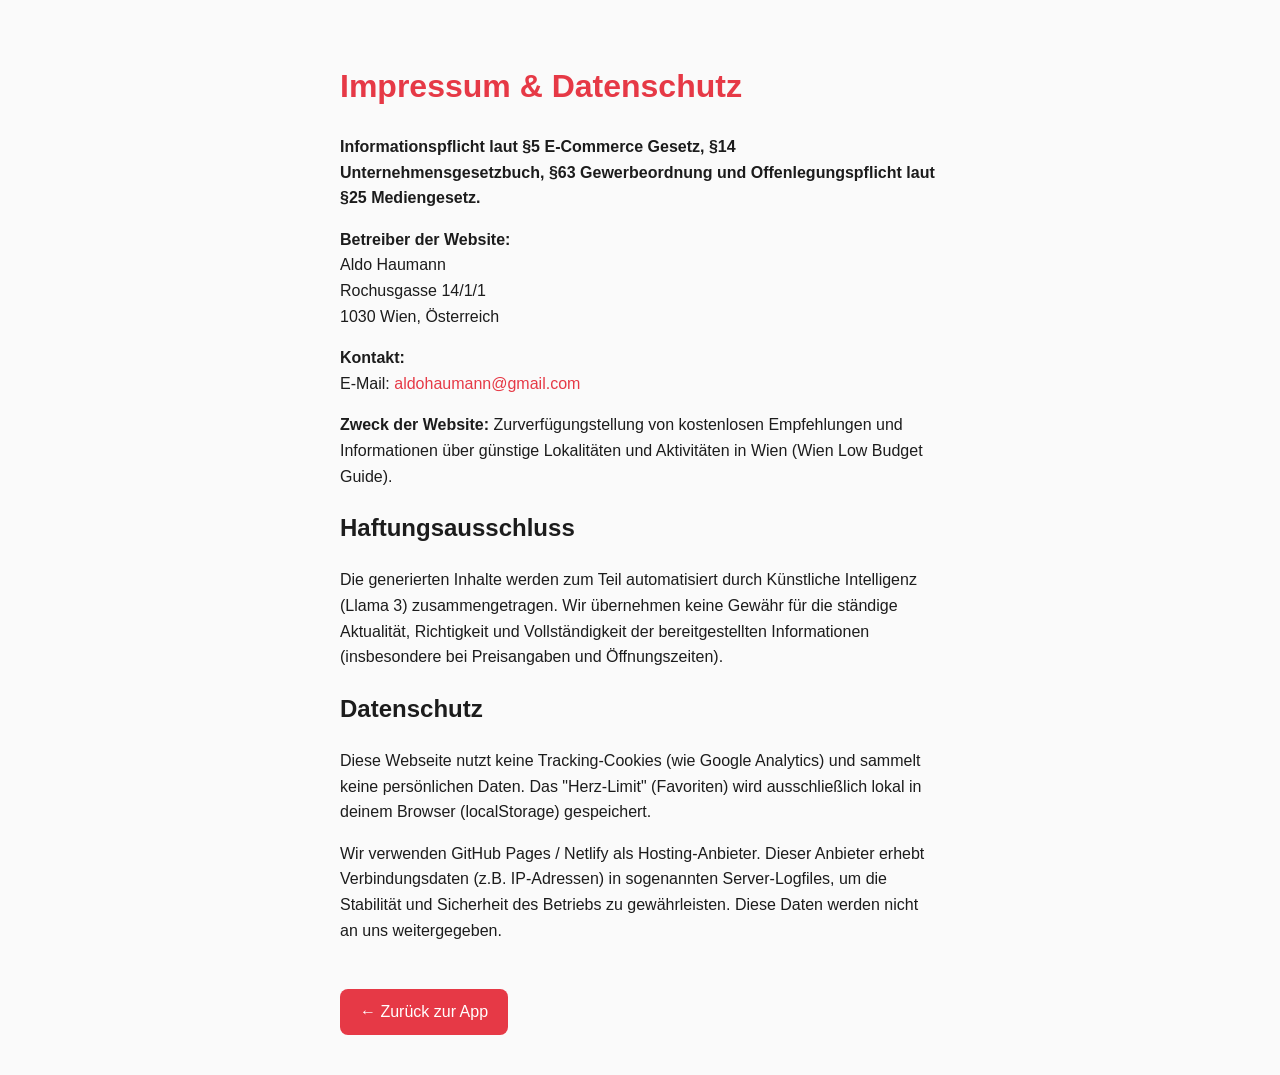
<file: impressum.html>
<!DOCTYPE html>
<html lang="de">
<head>
  <meta charset="UTF-8">
  <meta name="viewport" content="width=device-width, initial-scale=1.0">
  <title>Impressum – Wien Low Budget</title>
  <style>
    :root {
      --bg: #FAFAFA;
      --text: #1C1C1C;
      --accent: #E63946;
      --font: 'Inter', -apple-system, sans-serif;
    }
    body {
      font-family: var(--font);
      background: var(--bg);
      color: var(--text);
      line-height: 1.6;
      padding: 40px 20px;
      max-width: 600px;
      margin: 0 auto;
    }
    h1 { color: var(--accent); }
    a { color: var(--accent); text-decoration: none; }
    a:hover { text-decoration: underline; }
    .back {
      display: inline-block;
      margin-top: 30px;
      padding: 10px 20px;
      background: var(--accent);
      color: white;
      border-radius: 8px;
    }
    .back:hover { text-decoration: none; background: #c72e3a; }
  </style>
</head>
<body>
  <h1>Impressum & Datenschutz</h1>
  
  <p><strong>Informationspflicht laut §5 E-Commerce Gesetz, §14 Unternehmensgesetzbuch, §63 Gewerbeordnung und Offenlegungspflicht laut §25 Mediengesetz.</strong></p>
  
  <p>
    <strong>Betreiber der Website:</strong><br>
    Aldo Haumann<br>
    Rochusgasse 14/1/1<br>
    1030 Wien, Österreich
  </p>

  <p>
    <strong>Kontakt:</strong><br>
    E-Mail: <a href="mailto:aldohaumann@gmail.com">aldohaumann@gmail.com</a>
  </p>

  <p><strong>Zweck der Website:</strong> Zurverfügungstellung von kostenlosen Empfehlungen und Informationen über günstige Lokalitäten und Aktivitäten in Wien (Wien Low Budget Guide).</p>

  <h2>Haftungsausschluss</h2>
  <p>Die generierten Inhalte werden zum Teil automatisiert durch Künstliche Intelligenz (Llama 3) zusammengetragen. Wir übernehmen keine Gewähr für die ständige Aktualität, Richtigkeit und Vollständigkeit der bereitgestellten Informationen (insbesondere bei Preisangaben und Öffnungszeiten).</p>

  <h2>Datenschutz</h2>
  <p>Diese Webseite nutzt keine Tracking-Cookies (wie Google Analytics) und sammelt keine persönlichen Daten. Das "Herz-Limit" (Favoriten) wird ausschließlich lokal in deinem Browser (localStorage) gespeichert.</p>
  
  <p>Wir verwenden GitHub Pages / Netlify als Hosting-Anbieter. Dieser Anbieter erhebt Verbindungsdaten (z.B. IP-Adressen) in sogenannten Server-Logfiles, um die Stabilität und Sicherheit des Betriebs zu gewährleisten. Diese Daten werden nicht an uns weitergegeben.</p>

  <a href="index.html" class="back">← Zurück zur App</a>

</body>
</html>
</file>
